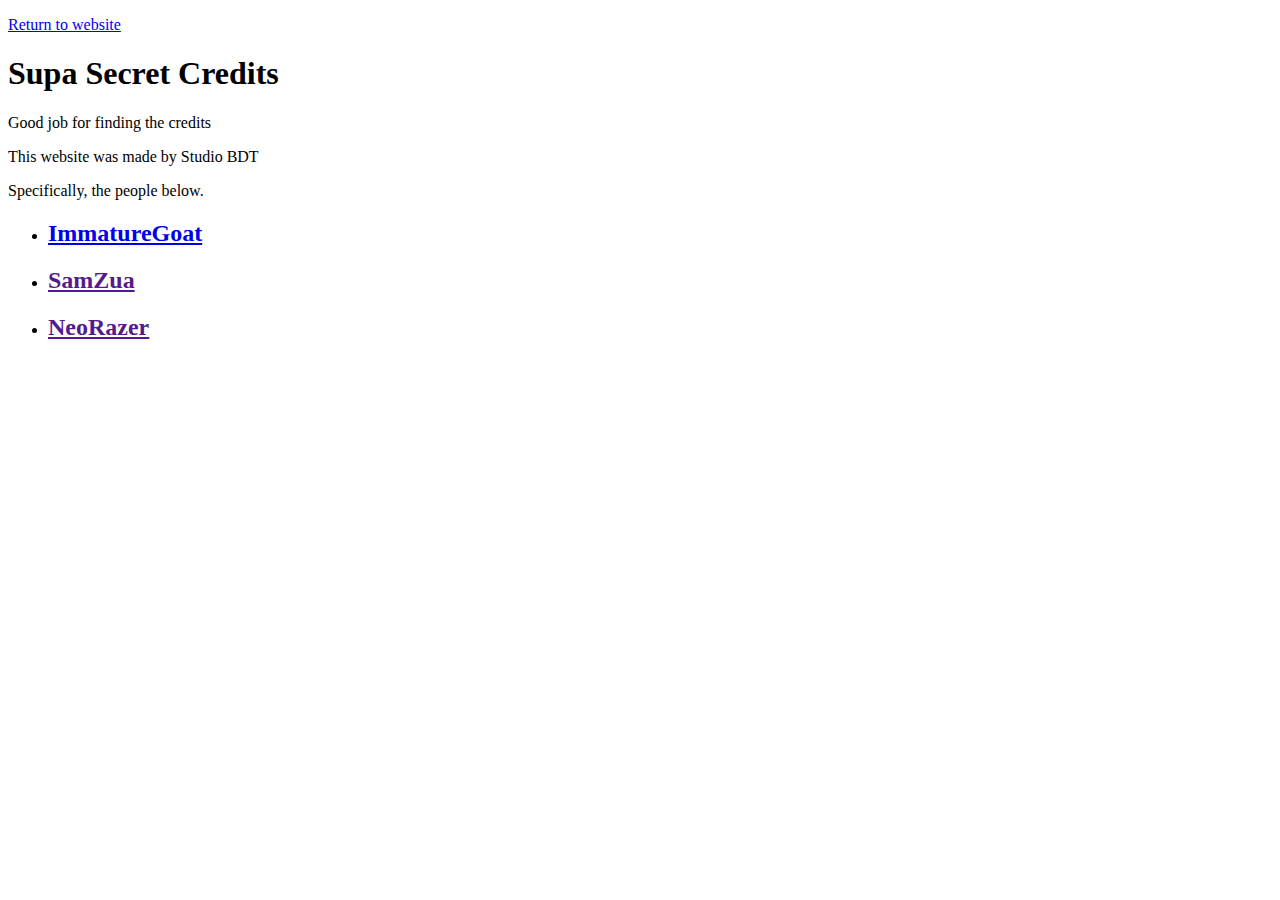
<file: credits.html>
<!DOCTYPE html>
<html lang="en">
<head>
    <meta charset="UTF-8">
    <meta name="viewport" content="width=device-width, initial-scale=1.0">
    <title>supa secret credits</title>
</head>
<body>
    <p><a href="index.html">Return to website</a></p>
    <h1>Supa Secret Credits</h1>
    <p>Good job for finding the credits</p>
    <p>This website was made by Studio BDT</p>
    <p>Specifically, the people below.</p>
    <ul>
        <!-- guys link ur the website you want here like github or smth idk -->
        <li><h2><a href="octaviustheking.github.io/immaturegoat">ImmatureGoat</a></h2></li>
        <li><h2><a href="">SamZua</a></h2></li>
        <li><h2><a href="">NeoRazer</a></h2></li>
    </ul>
</body>
</html>
</file>
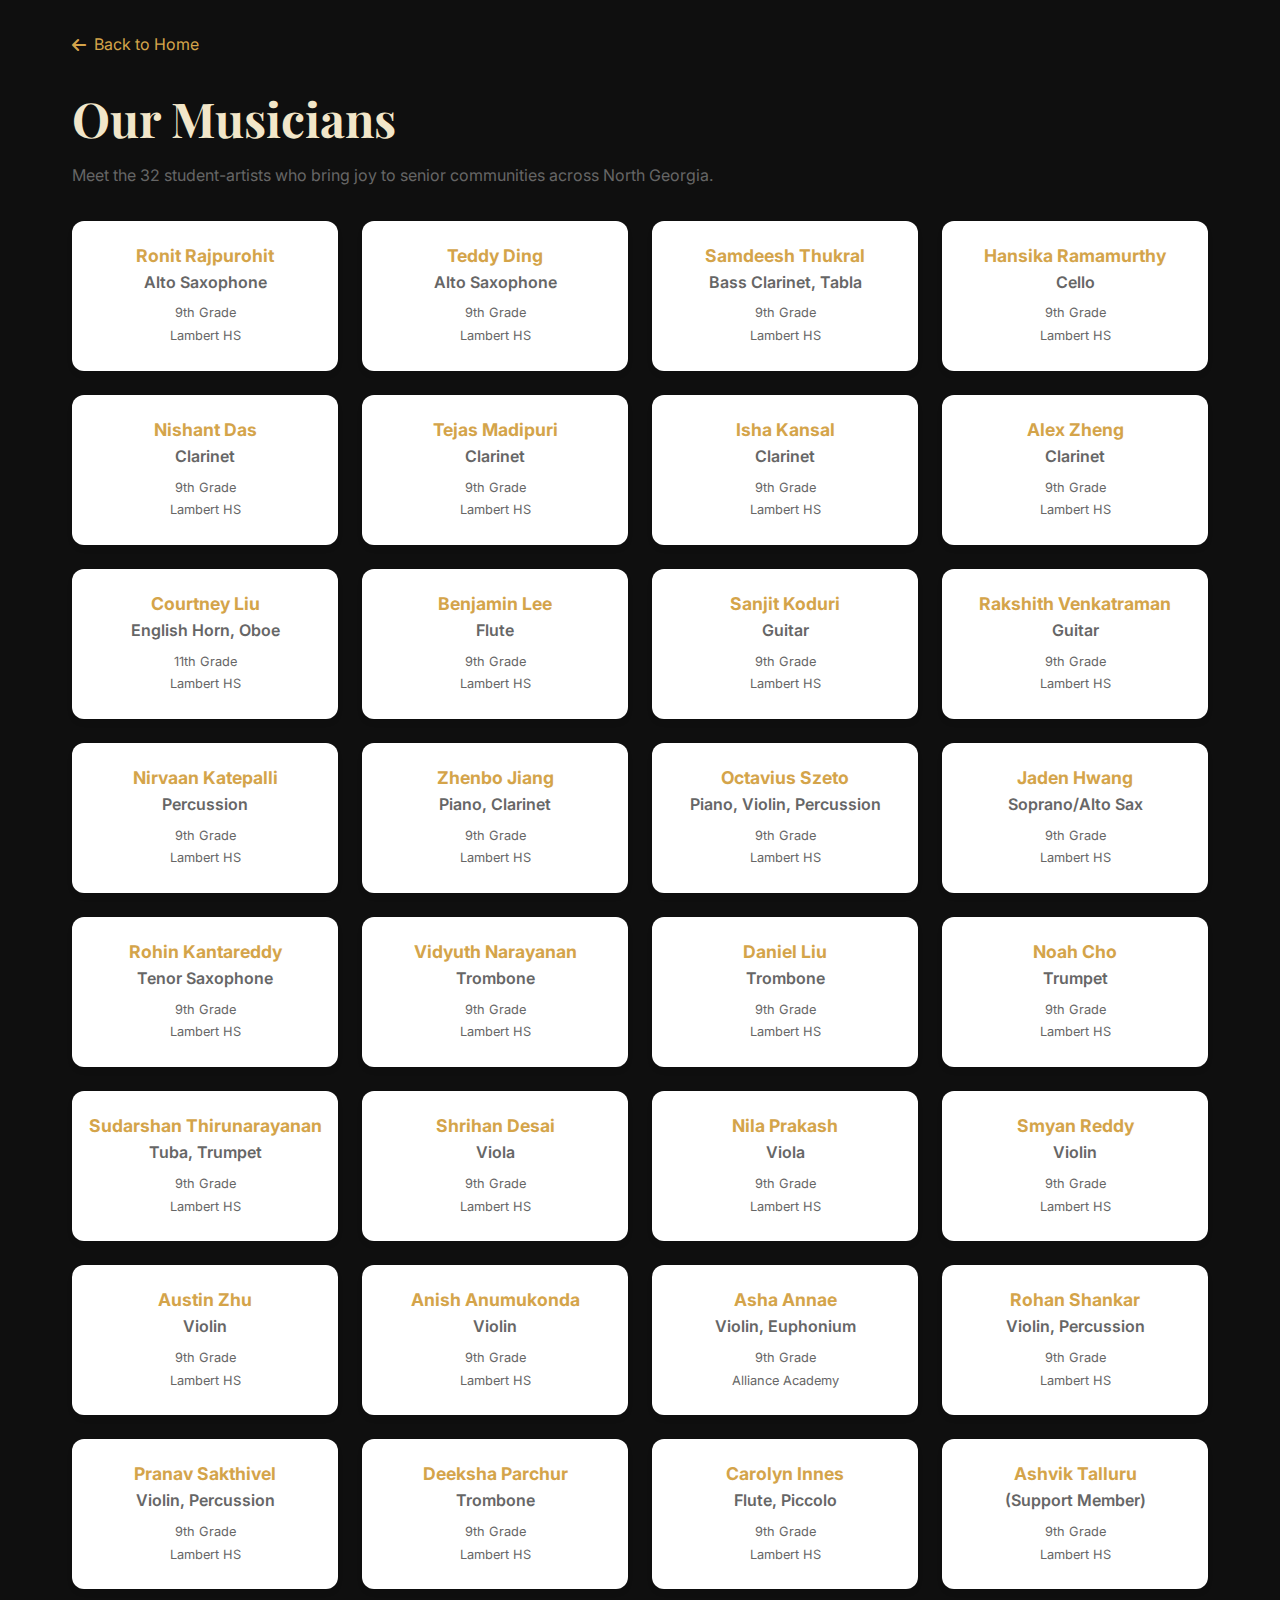
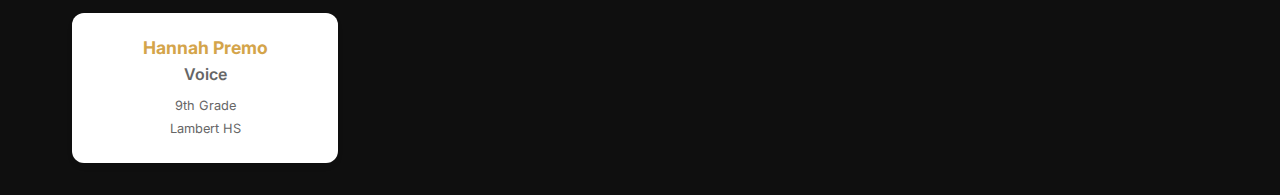
<file: musicians.html>
<!DOCTYPE html>
<html lang="en">
<head>
  <meta charset="UTF-8">
  <meta name="viewport" content="width=device-width, initial-scale=1.0">
  <title>Our Musicians | Crescendo</title>
  <link rel="stylesheet" href="style.css">
  <link href="https://fonts.googleapis.com/css2?family=Inter:wght@400;500;600;700&family=Playfair+Display:wght@700&display=swap" rel="stylesheet">
  <link rel="stylesheet" href="https://cdnjs.cloudflare.com/ajax/libs/font-awesome/6.4.0/css/all.min.css">
  <style>/* mini overrides so it matches your site */
    :root{--primary-red:#D4A44A;--accent-orange:#666;--bg-light:#0F0F0F;}
    body{background:var(--bg-light);font-family:'Inter',sans-serif;color:#1a1a1a;}
    .container{max-width:1200px;margin:0 auto;padding:2rem;}
    h1{font-family:'Playfair Display',serif;font-size:3rem;margin-bottom:1rem;color:var(--primary-red);}
    .musician-grid{display:grid;grid-template-columns:repeat(auto-fit,minmax(220px,1fr));gap:1.5rem;margin-top:2rem;}
    .musician-card{background:#fff;border-radius:12px;padding:1.5rem 1rem;text-align:center;box-shadow:0 4px 6px -1px rgba(0,0,0,.1);}
    .musician-card h3{color:var(--primary-red);font-size:1.1rem;margin-bottom:.25rem;}
    .musician-card p{color:var(--accent-orange);font-weight:600;margin-bottom:.5rem;}
    .grade,.school{display:block;font-size:.8rem;color:#666;}
    .back-btn{display:inline-flex;align-items:center;gap:.5rem;margin-bottom:2rem;color:var(--primary-red);}
  </style>
</head>
<body>
  <div class="container">
    <a href="index.html" class="back-btn"><i class="fas fa-arrow-left"></i> Back to Home</a>
    <h1 style="color: #F2E6C9;">Our Musicians</h1>
    <p>Meet the 32 student-artists who bring joy to senior communities across North Georgia.</p>

    <div class="musician-grid">
      <!-- generator kept for brevity -->
      <div class="musician-card"><h3>Ronit Rajpurohit</h3><p>Alto Saxophone</p><span class="grade">9th Grade</span><span class="school">Lambert HS</span></div>
      <div class="musician-card"><h3>Teddy Ding</h3><p>Alto Saxophone</p><span class="grade">9th Grade</span><span class="school">Lambert HS</span></div>
      <div class="musician-card"><h3>Samdeesh Thukral</h3><p>Bass Clarinet, Tabla</p><span class="grade">9th Grade</span><span class="school">Lambert HS</span></div>
      <div class="musician-card"><h3>Hansika Ramamurthy</h3><p>Cello</p><span class="grade">9th Grade</span><span class="school">Lambert HS</span></div>
      <div class="musician-card"><h3>Nishant Das</h3><p>Clarinet</p><span class="grade">9th Grade</span><span class="school">Lambert HS</span></div>
      <div class="musician-card"><h3>Tejas Madipuri</h3><p>Clarinet</p><span class="grade">9th Grade</span><span class="school">Lambert HS</span></div>
      <div class="musician-card"><h3>Isha Kansal</h3><p>Clarinet</p><span class="grade">9th Grade</span><span class="school">Lambert HS</span></div>
      <div class="musician-card"><h3>Alex Zheng</h3><p>Clarinet</p><span class="grade">9th Grade</span><span class="school">Lambert HS</span></div>
      <div class="musician-card"><h3>Courtney Liu</h3><p>English Horn, Oboe</p><span class="grade">11th Grade</span><span class="school">Lambert HS</span></div>
      <div class="musician-card"><h3>Benjamin Lee</h3><p>Flute</p><span class="grade">9th Grade</span><span class="school">Lambert HS</span></div>
      <div class="musician-card"><h3>Sanjit Koduri</h3><p>Guitar</p><span class="grade">9th Grade</span><span class="school">Lambert HS</span></div>
      <div class="musician-card"><h3>Rakshith Venkatraman</h3><p>Guitar</p><span class="grade">9th Grade</span><span class="school">Lambert HS</span></div>
      <div class="musician-card"><h3>Nirvaan Katepalli</h3><p>Percussion</p><span class="grade">9th Grade</span><span class="school">Lambert HS</span></div>
      <div class="musician-card"><h3>Zhenbo Jiang</h3><p>Piano, Clarinet</p><span class="grade">9th Grade</span><span class="school">Lambert HS</span></div>
      <div class="musician-card"><h3>Octavius Szeto</h3><p>Piano, Violin, Percussion</p><span class="grade">9th Grade</span><span class="school">Lambert HS</span></div>
      <div class="musician-card"><h3>Jaden Hwang</h3><p>Soprano/Alto Sax</p><span class="grade">9th Grade</span><span class="school">Lambert HS</span></div>
      <div class="musician-card"><h3>Rohin Kantareddy</h3><p>Tenor Saxophone</p><span class="grade">9th Grade</span><span class="school">Lambert HS</span></div>
      <div class="musician-card"><h3>Vidyuth Narayanan</h3><p>Trombone</p><span class="grade">9th Grade</span><span class="school">Lambert HS</span></div>
      <div class="musician-card"><h3>Daniel Liu</h3><p>Trombone</p><span class="grade">9th Grade</span><span class="school">Lambert HS</span></div>
      <div class="musician-card"><h3>Noah Cho</h3><p>Trumpet</p><span class="grade">9th Grade</span><span class="school">Lambert HS</span></div>
      <div class="musician-card"><h3>Sudarshan Thirunarayanan</h3><p>Tuba, Trumpet</p><span class="grade">9th Grade</span><span class="school">Lambert HS</span></div>
      <div class="musician-card"><h3>Shrihan Desai</h3><p>Viola</p><span class="grade">9th Grade</span><span class="school">Lambert HS</span></div>
      <div class="musician-card"><h3>Nila Prakash</h3><p>Viola</p><span class="grade">9th Grade</span><span class="school">Lambert HS</span></div>
      <div class="musician-card"><h3>Smyan Reddy</h3><p>Violin</p><span class="grade">9th Grade</span><span class="school">Lambert HS</span></div>
      <div class="musician-card"><h3>Austin Zhu</h3><p>Violin</p><span class="grade">9th Grade</span><span class="school">Lambert HS</span></div>
      <div class="musician-card"><h3>Anish Anumukonda</h3><p>Violin</p><span class="grade">9th Grade</span><span class="school">Lambert HS</span></div>
      <div class="musician-card"><h3>Asha Annae</h3><p>Violin, Euphonium</p><span class="grade">9th Grade</span><span class="school">Alliance Academy</span></div>
      <div class="musician-card"><h3>Rohan Shankar</h3><p>Violin, Percussion</p><span class="grade">9th Grade</span><span class="school">Lambert HS</span></div>
      <div class="musician-card"><h3>Pranav Sakthivel</h3><p>Violin, Percussion</p><span class="grade">9th Grade</span><span class="school">Lambert HS</span></div>
      <div class="musician-card"><h3>Deeksha Parchur</h3><p>Trombone</p><span class="grade">9th Grade</span><span class="school">Lambert HS</span></div>
      <div class="musician-card"><h3>Carolyn Innes</h3><p>Flute, Piccolo</p><span class="grade">9th Grade</span><span class="school">Lambert HS</span></div>
      <div class="musician-card"><h3>Ashvik Talluru</h3><p>(Support Member)</p><span class="grade">9th Grade</span><span class="school">Lambert HS</span></div>
      <div class="musician-card"><h3>Hannah Premo</h3><p>Voice</p><span class="grade">9th Grade</span><span class="school">Lambert HS</span></div>
    </div>
  </div>
</body>
</html>
</file>
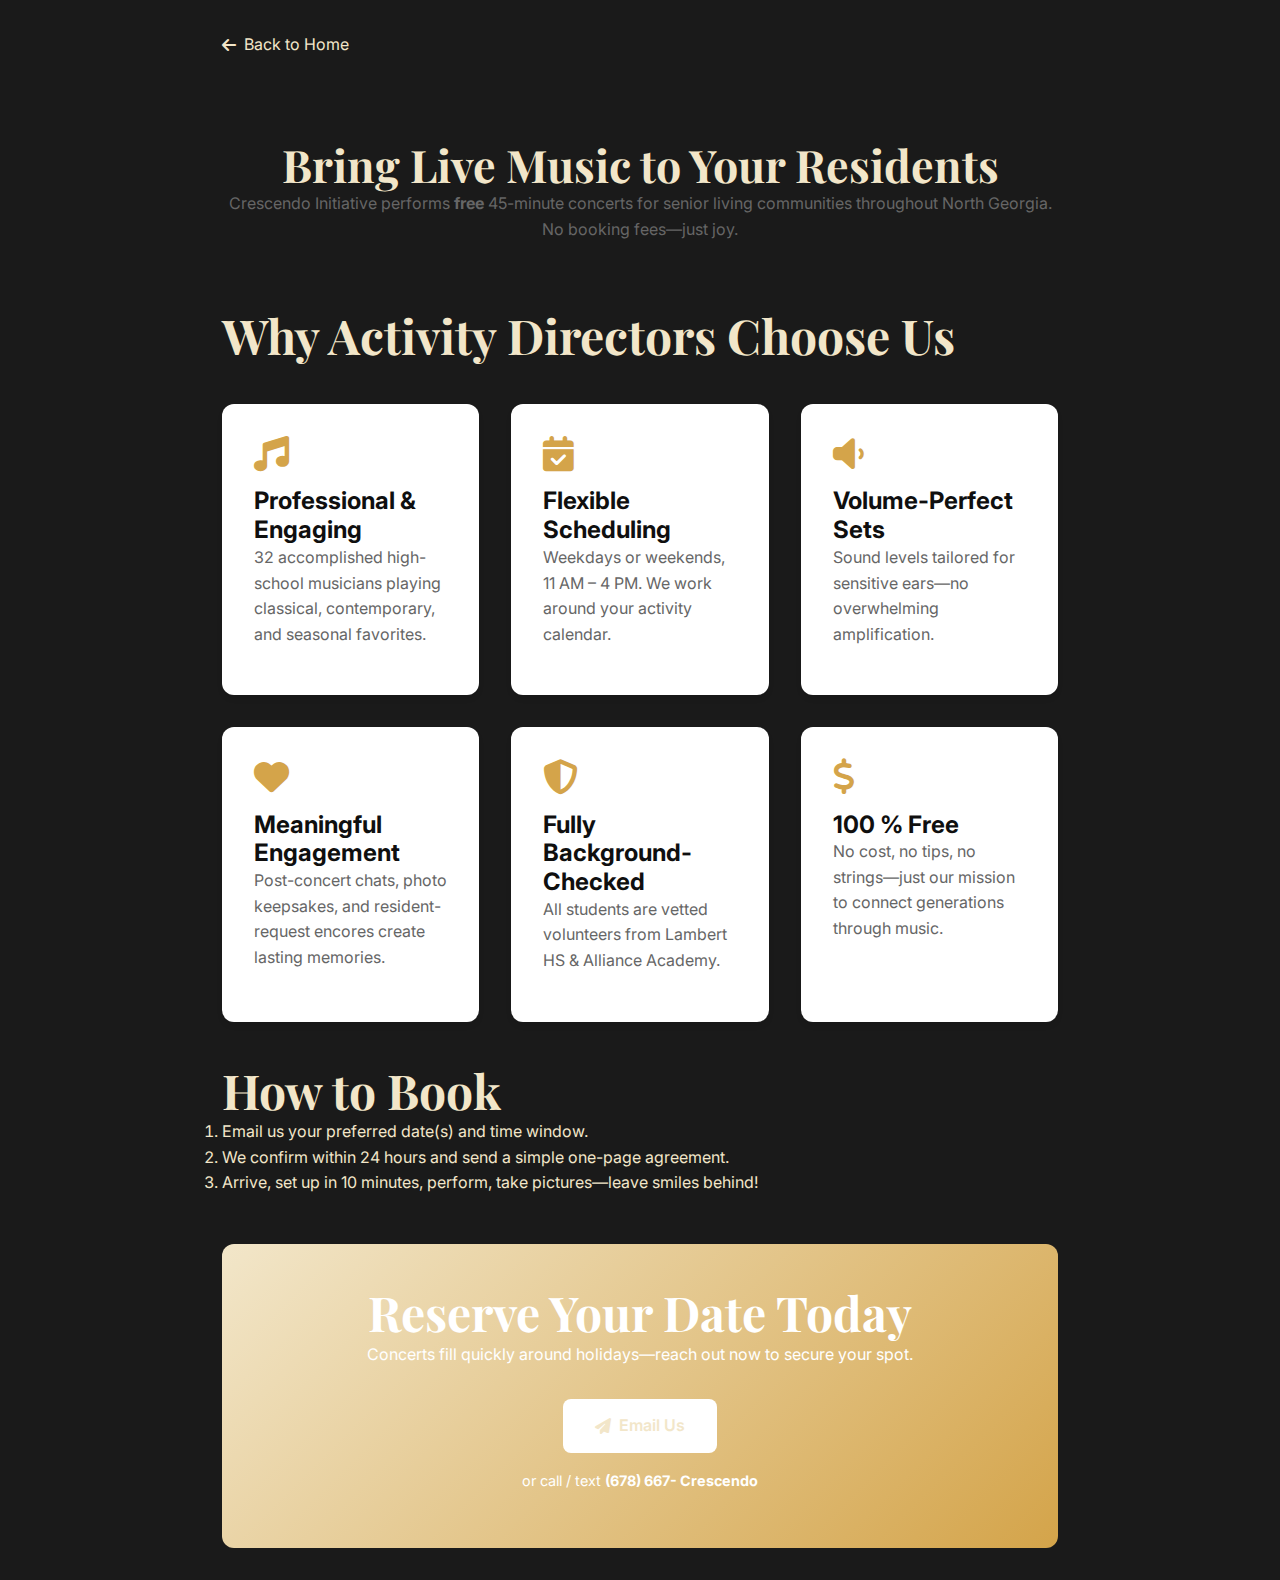
<file: senior-homes.html>
<!DOCTYPE html>
<html lang="en">
<head>
  <meta charset="UTF-8">
  <meta name="viewport" content="width=device-width, initial-scale=1.0">
  <title>Book Live Music | Crescendo Initiative</title>
  <meta name="description" content="Free live concerts for Georgia senior living communities. Book talented high-school musicians for an afternoon of joy.">
  <link rel="stylesheet" href="style.css">
  <link href="https://fonts.googleapis.com/css2?family=Inter:wght@400;500;600;700&family=Playfair+Display:wght@700&display=swap" rel="stylesheet">
  <link rel="stylesheet" href="https://cdnjs.cloudflare.com/ajax/libs/font-awesome/6.4.0/css/all.min.css">
  <style>
    :root{--primary-red:#F2E6C9;--accent-orange:#D4A44A;--bg-light:#f8fafc;}
    body{background:var(--bg-light);font-family:'Inter',sans-serif;color:#0F0F0F;}
    .container{max-width:900px;margin:0 auto;padding:2rem;}
    h1{font-family:'Playfair Display',serif;font-size:2.8rem;color:var(--primary-red);}
    .hero-homes{text-align:center;padding:3rem 0;}
    .features{display:grid;grid-template-columns:repeat(auto-fit,minmax(250px,1fr));gap:2rem;margin:2.5rem 0;}
    .feature-card{background:#fff;border-radius:12px;padding:2rem;box-shadow:0 4px 6px -1px rgba(0,0,0,.1);}
    .feature-card i{font-size:2.2rem;color:var(--accent-orange);margin-bottom:1rem;}
    .cta-box{background:var(--gradient);color:#fff;border-radius:12px;padding:2.5rem;text-align:center;margin-top:3rem;}
    .btn-contact{background:#fff;color:var(--primary-red);padding:.875rem 2rem;border-radius:8px;font-weight:600;display:inline-flex;align-items:center;gap:.5rem;transition:.3s;}
    .btn-contact:hover{transform:translateY(-2px);}
    .back-btn{display:inline-flex;align-items:center;gap:.5rem;margin-bottom:2rem;color:var(--primary-red);}
    .gradient{background:linear-gradient(135deg,var(--primary-red) 0%,var(--accent-orange) 100%);}
  </style>
</head>
<body style="background-color: #1a1a1a;">
  <div class="container">
    <a href="index.html" class="back-btn"><i class="fas fa-arrow-left"></i> Back to Home</a>

    <section class="hero-homes">
      <h1>Bring Live Music to Your Residents</h1>
      <p>Crescendo Initiative performs <strong>free</strong> 45-minute concerts for senior living communities throughout North Georgia.  No booking fees—just joy.</p>
    </section>

    <section class="why-book">
      <h2 style="color: #F2E6C9">Why Activity Directors Choose Us</h2>
      <div class="features">
        <div class="feature-card">
          <i class="fas fa-music"></i>
          <h3>Professional & Engaging</h3>
          <p>32 accomplished high-school musicians playing classical, contemporary, and seasonal favorites.</p>
        </div>
        <div class="feature-card">
          <i class="fas fa-calendar-check"></i>
          <h3>Flexible Scheduling</h3>
          <p>Weekdays or weekends, 11 AM – 4 PM.  We work around your activity calendar.</p>
        </div>
        <div class="feature-card">
          <i class="fas fa-volume-down"></i>
          <h3>Volume-Perfect Sets</h3>
          <p>Sound levels tailored for sensitive ears—no overwhelming amplification.</p>
        </div>
        <div class="feature-card">
          <i class="fas fa-heart"></i>
          <h3>Meaningful Engagement</h3>
          <p>Post-concert chats, photo keepsakes, and resident-request encores create lasting memories.</p>
        </div>
        <div class="feature-card">
          <i class="fas fa-shield-alt"></i>
          <h3>Fully Background-Checked</h3>
          <p>All students are vetted volunteers from Lambert HS & Alliance Academy.</p>
        </div>
        <div class="feature-card">
          <i class="fas fa-dollar-sign"></i>
          <h3>100 % Free</h3>
          <p>No cost, no tips, no strings—just our mission to connect generations through music.</p>
        </div>
      </div>
    </section>

    <section class="next-steps" style="color: #F2E6C9;">
      <h2>How to Book</h2>
      <ol>
        <li>Email us your preferred date(s) and time window.</li>
        <li>We confirm within 24 hours and send a simple one-page agreement.</li>
        <li>Arrive, set up in 10 minutes, perform, take pictures—leave smiles behind!</li>
      </ol>
    </section>

    <div class="cta-box gradient">
      <h2>Reserve Your Date Today</h2>
      <p style="color: white;">Concerts fill quickly around holidays—reach out now to secure your spot.</p>
      <a href="mailto:crescendoinitiativesuwanee@gmail.com?subject=Book a Free Concert" class="btn-contact">
        <i class="fas fa-paper-plane"></i> Email Us
      </a>
      <p style="margin-top:1rem;font-size:.9rem; color: white;">or call / text <strong>(678) 667- Crescendo</strong></p>
    </div>
  </div>
</body>
</html>
</file>
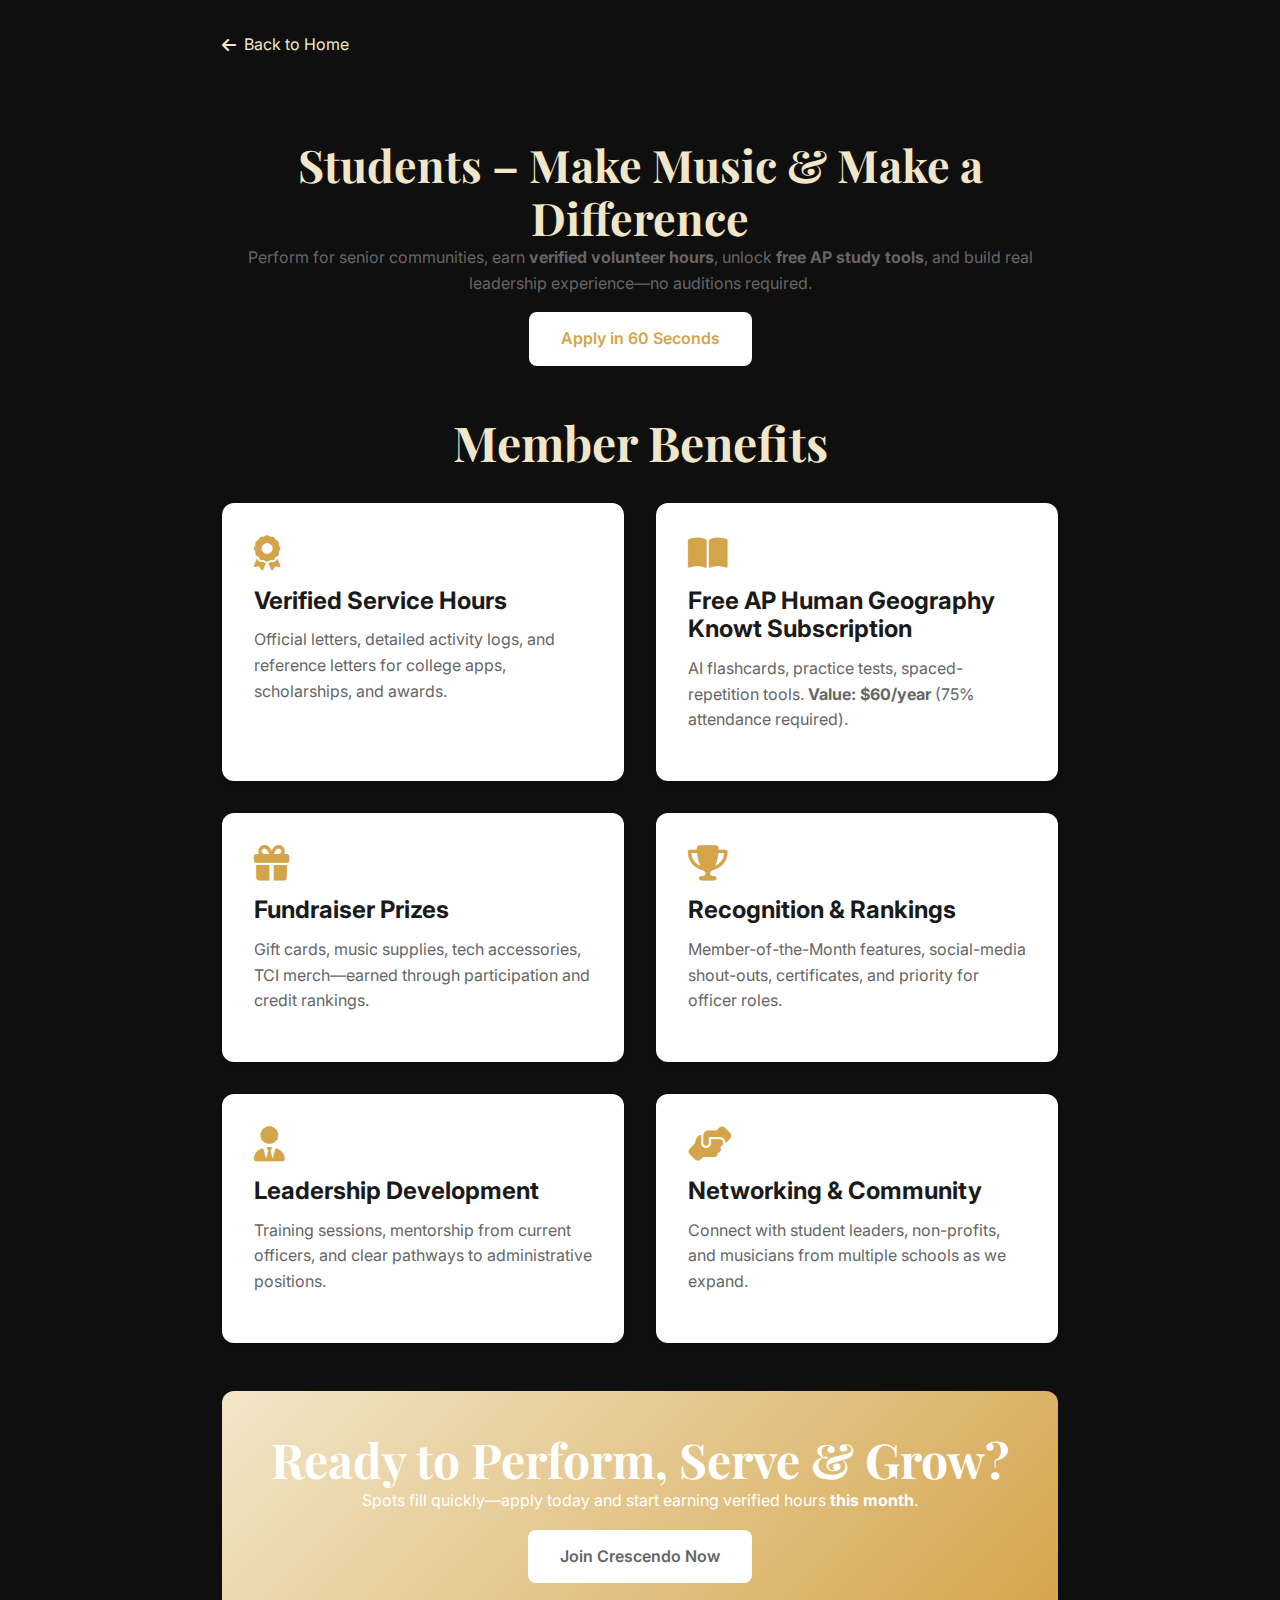
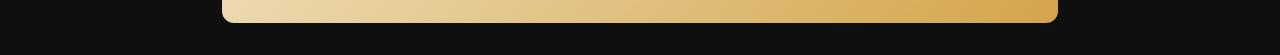
<file: students.html>
<!DOCTYPE html>
<html lang="en">
<head>
  <meta charset="UTF-8">
  <meta name="viewport" content="width=device-width, initial-scale=1.0">
  <title>Students – Join Crescendo | Free Service Hours & More</title>
  <meta name="description" content="Earn verified volunteer hours, leadership experience, free AP study tools, and prizes while making a real difference in Georgia senior communities.">
  <link rel="stylesheet" href="style.css">
  <link href="https://fonts.googleapis.com/css2?family=Inter:wght@400;500;600;700&family=Playfair+Display:wght@700&display=swap" rel="stylesheet">
  <link rel="stylesheet" href="https://cdnjs.cloudflare.com/ajax/libs/font-awesome/6.4.0/css/all.min.css">
  <style>
    :root{--primary-red:#F2E6C9; --accent-orange:#D4A44A; --bg-light:#0F0F0F;}
    body{background:var(--bg-light);font-family:'Inter',sans-serif;color:#1a1a1a;}
    .container{max-width:900px;margin:0 auto;padding:2rem;}
    h1{font-family:'Playfair Display',serif;font-size:2.8rem;color:var(--primary-red);}
    .hero-student{text-align:center;padding:3rem 0;}
    .benefit-grid{display:grid;grid-template-columns:repeat(auto-fit,minmax(260px,1fr));gap:2rem;margin-top:2rem;}
    .benefit-card{background:#fff;border-radius:12px;padding:2rem;box-shadow:0 4px 6px -1px rgba(0,0,0,.1);}
    .benefit-card i{font-size:2.2rem;color:var(--accent-orange);margin-bottom:1rem;}
    .benefit-card h3{color:var(--primary-red);margin-bottom:.75rem;}
    .cta-box{background:var(--gradient);color:#fff;border-radius:12px;padding:2.5rem;text-align:center;margin-top:3rem;}
    .btn-cta-primary{background:#fff;color:var(--primary-red);padding:.875rem 2rem;border-radius:8px;font-weight:600;display:inline-flex;align-items:center;gap:.5rem;transition:.3s;}
    .btn-cta-primary:hover{transform:translateY(-2px);}
    .back-btn{display:inline-flex;align-items:center;gap:.5rem;margin-bottom:2rem;color:var(--primary-red);}
    .gradient{background:linear-gradient(135deg,var(--primary-red) 0%,var(--accent-orange) 100%);}
  </style>
</head>
<body>
  <div class="container">
    <a href="index.html" class="back-btn"><i class="fas fa-arrow-left"></i> Back to Home</a>

    <section class="hero-student">
      <h1>Students – Make Music & Make a Difference</h1>
      <p>Perform for senior communities, earn <strong>verified volunteer hours</strong>, unlock <strong>free AP study tools</strong>, and build real leadership experience—no auditions required.</p>
      <a href="https://docs.google.com/forms/d/e/1FAIpQLSd6Xfv5qv4L3oTVNBPDVMf8IW5ibM_KeeHw91f5zVq6A-N52Q/viewform" target="_blank" class="btn-cta-primary" style="color: #D4A44A;">Apply in 60 Seconds</a>
    </section>

    <section class="benefits" >
      <h2 style="text-align:center; margin-bottom:.5rem; color: #F2E6C9";">Member Benefits</h2>
      <div class="benefit-grid">
        <div class="benefit-card">
          <i class="fas fa-award"></i>
          <h3 style="color: #1a1a1a;">Verified Service Hours</h3>
          <p>Official letters, detailed activity logs, and reference letters for college apps, scholarships, and awards.</p>
        </div>
        <div class="benefit-card">
          <i class="fas fa-book-open"></i>
          <h3 style="color: #1a1a1a;">Free AP Human Geography Knowt Subscription</h3>
          <p>AI flashcards, practice tests, spaced-repetition tools. <strong>Value: $60/year</strong> (75% attendance required).</p>
        </div>
        <div class="benefit-card">
          <i class="fas fa-gift"></i>
          <h3 style="color: #1a1a1a;">Fundraiser Prizes</h3>
          <p>Gift cards, music supplies, tech accessories, TCI merch—earned through participation and credit rankings.</p>
        </div>
        <div class="benefit-card">
          <i class="fas fa-trophy"></i>
          <h3 style="color: #1a1a1a;">Recognition & Rankings</h3>
          <p>Member-of-the-Month features, social-media shout-outs, certificates, and priority for officer roles.</p>
        </div>
        <div class="benefit-card">
          <i class="fas fa-user-tie"></i>
          <h3 style="color: #1a1a1a;">Leadership Development</h3>
          <p>Training sessions, mentorship from current officers, and clear pathways to administrative positions.</p>
        </div>
        <div class="benefit-card">
          <i class="fas fa-handshake-angle"></i>
          <h3 style="color: #1a1a1a;">Networking & Community</h3>
          <p>Connect with student leaders, non-profits, and musicians from multiple schools as we expand.</p>
        </div>
      </div>
    </section>

    <div class="cta-box gradient">
      <h2>Ready to Perform, Serve & Grow?</h2>
      <p style="color: white;">Spots fill quickly—apply today and start earning verified hours <strong>this month</strong>.</p>
      <a href="https://docs.google.com/forms/d/e/1FAIpQLSd6Xfv5qv4L3oTVNBPDVMf8IW5ibM_KeeHw91f5zVq6A-N52Q/viewform" target="_blank" style="color: #666;" class="btn-cta-primary">Join Crescendo Now</a>
    </div>
  </div>
</body>
</html>
</file>
<file: style.css>
/* ==========================================
   Crescendo Initiative - Connecting Through Music
   Complete CSS Stylesheet with Logo Colors
   ========================================== */

:root {
    --primary-red: #A55150;
    /* idk why I can't find the primary blues in index.html */
    --primary-blue: #A55150;
    --accent-orange: #F0D589;
    --text-dark: #1a1a1a;
    --text-light: #666;
    --bg-light: #f8fafc;
    --bg-white: #ffffff;
    --border-light: #e2e8f0;
    --shadow: 0 4px 6px -1px rgba(0, 0, 0, 0.1);
    --shadow-lg: 0 10px 15px -3px rgba(0, 0, 0, 0.1);
    --gradient: linear-gradient(135deg, var(--primary-blue) 0%, var(--accent-orange) 100%);
    --font-display: 'Playfair Display', serif;
    --font-body: 'Inter', sans-serif;
    --nav-height: 80px; /* height of fixed navbar used for anchor offset */
}

* {
    margin: 0;
    padding: 0;
    box-sizing: border-box;
}

html {
    scroll-behavior: smooth;
}

body {
    font-family: var(--font-body);
    line-height: 1.6;
    color: var(--text-dark);
    overflow-x: hidden;
}

.container {
    max-width: 1200px;
    margin: 0 auto;
    padding: 0 2rem;
}

h1, h2, h3, h4 {
    font-weight: 700;
    line-height: 1.2;
}

h1 { 
    font-family: var(--font-display);
    font-size: clamp(3rem, 6vw, 5rem); 
}
h2 { 
    font-family: var(--font-display);
    font-size: clamp(2rem, 4vw, 3rem); 
}
h3 { font-size: 1.5rem; }
h4 { font-size: 1.25rem; }

p {
    margin-bottom: 1rem;
    color: var(--text-light);
}

a {
    text-decoration: none;
    color: inherit;
    transition: all 0.3s ease;
}

/* Buttons */
.btn-primary, .btn-hero-primary, .btn-cta-primary, .btn-video, .btn-contact {
    display: inline-block;
    padding: 0.875rem 2rem;
    background: var(--gradient);
    color: white;
    border: none;
    border-radius: 8px;
    font-weight: 600;
    cursor: pointer;
    transition: transform 0.2s, box-shadow 0.2s;
}

.btn-primary:hover, .btn-hero-primary:hover, .btn-cta-primary:hover, .btn-video:hover, .btn-contact:hover {
    transform: translateY(-2px);
    box-shadow: var(--shadow-lg);
}

.btn-secondary, .btn-hero-secondary, .btn-cta-secondary {
    display: inline-block;
    padding: 0.875rem 2rem;
    background: transparent;
    color: var(--primary-blue);
    border: 2px solid var(--primary-blue);
    border-radius: 8px;
    font-weight: 600;
    cursor: pointer;
    transition: all 0.3s ease;
}

.btn-secondary:hover, .btn-hero-secondary:hover, .btn-cta-secondary:hover {
    background: var(--primary-blue);
    color: white;
}

/* Navigation */
.navbar {
    position: fixed;
    top: 0;
    width: 100%;
    background: rgba(255, 255, 255, 0.95);
    backdrop-filter: blur(10px);
    border-bottom: 1px solid var(--border-light);
    z-index: 1000;
    transition: all 0.3s ease;
}

.navbar.scrolled {
    box-shadow: var(--shadow);
}

/* Ensure anchored sections are scrolled into view below the fixed navbar
   so section headings are not covered. Adjust --nav-height if navbar size changes. */
section {
    scroll-margin-top: calc(var(--nav-height));
}

/* Slightly smaller offset on narrow screens (mobile) where navbar is shorter */
@media (max-width: 768px) {
    :root { --nav-height: 70px; }
}

.navbar .container {
    display: flex;
    justify-content: space-between;
    align-items: center;
    padding: 1rem 2rem;
}

.nav-brand a {
    display: flex;
    align-items: center;
    gap: 0.75rem;
}

.logo-img {
    width: 50px;
    height: 50px;
    border-radius: 50%;
    object-fit: cover;
}

.logo-text {
    display: flex;
    flex-direction: column;
}

.logo-main {
    font-family: var(--font-display);
    font-size: 1.8rem;
    font-weight: 700;
    color: var(--primary-blue);
    line-height: 1;
}

.logo-sub {
    font-size: 0.75rem;
    color: var(--text-light);
    letter-spacing: 0.5px;
}

.nav-menu {
    display: flex;
    list-style: none;
    gap: 2rem;
    align-items: center;
}

.nav-menu a {
    font-weight: 500;
    color: var(--text-dark);
    position: relative;
    font-size: 0.95rem;
}

.nav-menu a:hover {
    color: var(--primary-blue);
}

.nav-menu a::after {
    content: '';
    position: absolute;
    bottom: -5px;
    left: 0;
    width: 0;
    height: 2px;
    background: var(--primary-blue);
    transition: width 0.3s ease;
}

.nav-menu a:hover::after {
    width: 100%;
}

.hamburger {
    display: none;
    flex-direction: column;
    cursor: pointer;
    gap: 4px;
}

.hamburger span {
    width: 25px;
    height: 3px;
    background: var(--text-dark);
    transition: all 0.3s ease;
}

/* Hero Section */
.hero {
    min-height: 100vh;
    display: flex;
    align-items: center;
    position: relative;
    background: var(--bg-light);
    overflow: hidden;
}

.hero-gradient {
    position: absolute;
    top: 0;
    right: 0;
    width: 50%;
    height: 100%;
    background: var(--gradient);
    opacity: 0.1;
    transform: skewX(-15deg);
    transform-origin: top right;
}

.hero-content {
    position: relative;
    z-index: 1;
    max-width: 700px;
    text-align: center;
    margin: 0 auto;
}

.hero-logo {
    margin-top: 150px;
    width: 120px;
    height: 120px;
    border-radius: 50%;
    object-fit: cover;
    margin-bottom: 2rem;
    box-shadow: var(--shadow-lg);
}

.hero-title {
    margin-bottom: 1.5rem;
    background: var(--gradient);
    -webkit-background-clip: text;
    -webkit-text-fill-color: transparent;
    background-clip: text;
    font-family: var(--font-display);
}

.hero-subtitle {
    font-size: 1.25rem;
    margin-bottom: 2rem;
    color: var(--text-light);
    max-width: 600px;
    margin-left: auto;
    margin-right: auto;
}

.hero-stats {
    display: flex;
    gap: 3rem;
    margin-top: 3rem;
    margin-left: auto;
    justify-content: center;
    margin-bottom: 100px;
}

.stat-item {
    display: flex;
    flex-direction: column;
    align-items: center;
}

.stat-number {
    font-size: 3rem;
    font-weight: 800;
    color: var(--primary-blue);
    font-family: var(--font-display);
}

.stat-label {
    font-size: 0.9rem;
    color: var(--text-light);
}

.scroll-indicator {
    position: absolute;
    bottom: 2rem;
    left: 50%;
    transform: translateX(-50%);
    animation: bounce 2s infinite;
    color: var(--text-light);
}

@keyframes bounce {
    0%, 20%, 50%, 80%, 100% { transform: translateX(-50%) translateY(0); }
    40% { transform: translateX(-50%) translateY(-10px); }
    60% { transform: translateX(-50%) translateY(-5px); }
}

/* About Section */
.about {
    padding: 5rem 0;
    background: var(--bg-white);
}

.about-content {
    max-width: 800px;
    margin: 0 auto;
    text-align: center;
}

.founder-section {
    display: grid;
    grid-template-columns: 200px 1fr;
    gap: 2rem;
    align-items: start;
    margin-bottom: 3rem;
}

.founder-photo {
    width: 200px;
    height: 200px;
    border-radius: 50%;
    object-fit: cover;
    box-shadow: var(--shadow-lg);
}

.founder-quote {
    background: var(--bg-light);
    padding: 2.5rem;
    border-radius: 12px;
    border-left: 4px solid var(--accent-orange);
    text-align: left;
}

.founder-quote p {
    font-size: 1.25rem;
    font-style: italic;
    color: var(--text-dark);
    margin-bottom: 1rem;
    line-height: 1.6;
}

.founder-quote cite {
    font-weight: 600;
    color: var(--primary-blue);
}

.mission-statement {
    margin-bottom: 3rem;
}

.mission-statement h3 {
    color: var(--primary-blue);
    margin-bottom: 1rem;
}

.testimonial {
    background: var(--bg-light);
    padding: 2rem;
    border-radius: 12px;
    border-left: 4px solid var(--accent-orange);
}

.testimonial blockquote {
    margin: 0;
}

.testimonial p {
    font-style: italic;
    font-size: 1.1rem;
    margin-bottom: 1rem;
}

.testimonial cite {
    font-weight: 600;
    color: var(--primary-blue);
}

/* Performances Section */
.performances {
    padding: 5rem 0;
    background: var(--bg-light);
}

.performance-grid {
    display: grid;
    grid-template-columns: repeat(auto-fit, minmax(350px, 1fr));
    gap: 2rem;
    margin-top: 3rem;
}

.performance-card {
    background: white;
    padding: 2rem;
    border-radius: 12px;
    box-shadow: var(--shadow);
    transition: transform 0.3s, box-shadow 0.3s;
    border-left: 4px solid var(--accent-orange);
}

.performance-card:hover {
    transform: translateY(-5px);
    box-shadow: var(--shadow-lg);
}

.performance-date {
    background: var(--gradient);
    color: white;
    padding: 0.5rem 1rem;
    border-radius: 20px;
    font-size: 0.9rem;
    font-weight: 600;
    display: inline-block;
    margin-bottom: 1rem;
}

.performance-card h3 {
    color: var(--primary-blue);
    margin-bottom: 1rem;
}

.performance-details {
    display: grid;
    gap: 0.75rem;
    margin: 1.5rem 0;
}

.detail-item {
    display: flex;
    align-items: center;
    gap: 0.5rem;
    color: var(--text-light);
    font-size: 0.9rem;
}

.detail-item i {
    color: var(--accent-orange);
    width: 16px;
}

.performance-images {
    display: grid;
    grid-template-columns: 1fr 1fr;
    gap: 1rem;
    margin-top: 1.5rem;
}

.perf-img {
    width: 100%;
    height: 150px;
    object-fit: cover;
    border-radius: 8px;
    box-shadow: var(--shadow);
}

/* Videos Section */
.videos {
    padding: 5rem 0;
    background: var(--bg-white);
}

.video-grid {
    display: grid;
    grid-template-columns: repeat(auto-fit, minmax(500px, 1fr));
    gap: 3rem;
    margin-top: 3rem;
}

.video-card {
    background: white;
    padding: 2rem;
    border-radius: 12px;
    box-shadow: var(--shadow);
}

.video-card h3 {
    color: var(--primary-blue);
    margin-bottom: 0.5rem;
}

.video-card p {
    color: var(--text-light);
    margin-bottom: 1.5rem;
}

.video-container {
    position: relative;
    padding-bottom: 56.25%; /* 16:9 aspect ratio */
    height: 0;
    overflow: hidden;
    border-radius: 8px;
    margin-bottom: 1.5rem;
}

.performance-video {
    position: absolute;
    top: 0;
    left: 0;
    width: 100%;
    height: 100%;
    object-fit: cover;
}

.video-description {
    font-style: italic;
    color: var(--text-light);
    line-height: 1.6;
}

.additional-media {
    margin-top: 4rem;
    text-align: center;
}

.additional-media h3 {
    color: var(--primary-blue);
    margin-bottom: 2rem;
}

.media-grid {
    display: grid;
    grid-template-columns: repeat(auto-fit, minmax(250px, 1fr));
    gap: 1.5rem;
}

.media-link {
    display: flex;
    align-items: center;
    gap: 1rem;
    padding: 1.5rem;
    background: var(--bg-light);
    border-radius: 8px;
    text-decoration: none;
    color: var(--text-dark);
    transition: all 0.3s ease;
}

.media-link:hover {
    background: var(--primary-blue);
    color: white;
    transform: translateY(-2px);
}

.media-link i {
    font-size: 1.5rem;
    color: var(--accent-orange);
}

.media-link:hover i {
    color: white;
}

/* Calendar Section */
.calendar-section {
    padding: 5rem 0;
    background: var(--bg-light);
}

.calendar-container {
    background: white;
    padding: 2rem;
    border-radius: 12px;
    box-shadow: var(--shadow);
    margin-bottom: 2rem;
}

#calendar {
    max-width: 900px;
    margin: 0 auto;
}

.next-concert {
    background: var(--gradient);
    color: white;
    padding: 2rem;
    border-radius: 12px;
    text-align: center;
}

.next-concert h3 {
    margin-bottom: 1rem;
}

.concert-date {
    font-size: 1.5rem;
    font-weight: 700;
    margin-bottom: 0.5rem;
}

.concert-details h4 {
    margin-bottom: 0.5rem;
}

.concert-time {
    font-size: 1.1rem;
    opacity: 0.9;
}

.concert-stats {
    display: flex;
    gap: 2rem;
    justify-content: center;
    margin-top: 1rem;
}

.concert-stats span {
    display: flex;
    align-items: center;
    gap: 0.5rem;
}

/* Map Section */
.map-section {
    padding: 5rem 0;
    background: var(--bg-white);
}

.map-container {
    background: white;
    padding: 2rem;
    border-radius: 12px;
    box-shadow: var(--shadow);
    margin-bottom: 2rem;
}

.venues-list {
    background: var(--bg-light);
    padding: 2rem;
    border-radius: 12px;
}

.venues-list h3 {
    color: var(--primary-blue);
    margin-bottom: 1.5rem;
}

.venue-grid {
    display: grid;
    grid-template-columns: repeat(auto-fit, minmax(300px, 1fr));
    gap: 1.5rem;
    margin-bottom: 2rem;
}

.venue-item {
    background: white;
    padding: 1.5rem;
    border-radius: 8px;
    box-shadow: var(--shadow);
}

.venue-item h4 {
    color: var(--primary-blue);
    margin-bottom: 0.5rem;
}

.venue-type {
    background: var(--accent-orange);
    color: white;
    padding: 0.25rem 0.75rem;
    border-radius: 15px;
    font-size: 0.8rem;
    font-weight: 600;
    display: inline-block;
    margin-top: 0.5rem;
}

.venue-stats {
    margin-top: 1rem;
}

.venue-stats span {
    display: flex;
    align-items: center;
    gap: 0.5rem;
    color: var(--text-light);
    font-size: 0.9rem;
}

.headquarters-info {
    background: var(--primary-blue);
    color: white;
    padding: 1.5rem;
    border-radius: 8px;
    text-align: center;
}

.headquarters-info h4 {
    margin-bottom: 0.5rem;
}

/* Leadership Section */
.leadership {
    padding: 5rem 0;
    background: var(--bg-light);
}

.leadership-grid {
    display: grid;
    grid-template-columns: repeat(auto-fit, minmax(300px, 1fr));
    gap: 2rem;
    margin-top: 3rem;
}

.leader-card {
    background: white;
    padding: 2rem;
    border-radius: 12px;
    box-shadow: var(--shadow);
    text-align: center;
    transition: transform 0.3s, box-shadow 0.3s;
}

.leader-card:hover {
    transform: translateY(-5px);
    box-shadow: var(--shadow-lg);
}

.leader-card.founder {
    border: 2px solid var(--accent-orange);
}

.leader-avatar {
    width: 100px;
    height: 100px;
    border-radius: 50%;
    margin: 0 auto 1.5rem;
    overflow: hidden;
}

.leader-img {
    width: 100%;
    height: 100%;
    object-fit: cover;
}

.leader-avatar i {
    font-size: 3rem;
    color: white;
    display: flex;
    align-items: center;
    justify-content: center;
    height: 100%;
    background: var(--gradient);
}

.leader-card h3 {
    color: var(--primary-blue);
    margin-bottom: 0.5rem;
}

.leader-title {
    color: var(--accent-orange);
    font-weight: 600;
    margin-bottom: 1rem;
}

.leader-bio {
    color: var(--text-light);
    font-size: 0.9rem;
    line-height: 1.6;
}

/* Contact Section */
.contact {
    padding: 5rem 0;
    background: var(--bg-white);
}

.contact-content {
    display: grid;
    grid-template-columns: 1fr 1fr;
    gap: 4rem;
    max-width: 1000px;
    margin: 0 auto;
}

.contact-info h3,
.contact-form h3 {
    color: var(--primary-blue);
    margin-bottom: 1.5rem;
}

.contact-item {
    display: flex;
    align-items: center;
    gap: 1rem;
    margin-bottom: 1.5rem;
}

.contact-item i {
    color: var(--accent-orange);
    font-size: 1.2rem;
    width: 20px;
}

.contact-item a {
    color: var(--primary-blue);
    text-decoration: none;
}

.contact-item a:hover {
    color: var(--accent-orange);
}

.btn-contact {
    display: inline-flex;
    align-items: center;
    gap: 0.5rem;
    margin-top: 1rem;
}

/* Footer */
.footer {
    background: var(--text-dark);
    color: white;
    padding: 3rem 0 1rem;
}

.footer-content {
    display: grid;
    grid-template-columns: 2fr 1fr 1fr;
    gap: 3rem;
    margin-bottom: 2rem;
}

.footer-logo {
    width: 40px;
    height: 40px;
    border-radius: 50%;
    object-fit: cover;
    margin-right: 0.75rem;
}

.footer-brand {
    display: flex;
    flex-direction: column;
}

.footer-brand h3 {
    font-family: var(--font-display);
    font-size: 1.8rem;
    margin-bottom: 0.5rem;
    display: flex;
    align-items: center;
}

.footer-brand p {
    color: rgba(255, 255, 255, 0.7);
    margin: 0;
}

.footer-links {
    display: grid;
    grid-template-columns: 1fr 1fr;
    gap: 2rem;
}

.link-group h4 {
    margin-bottom: 1rem;
    color: var(--accent-orange);
}

.link-group a {
    display: block;
    margin-bottom: 0.5rem;
    color: rgba(255, 255, 255, 0.8);
    font-size: 0.9rem;
}

.link-group a:hover {
    color: var(--accent-orange);
}

.footer-social h4 {
    margin-bottom: 1rem;
    color: var(--accent-orange);
}

.social-links {
    display: flex;
    gap: 1rem;
}

.social-links a {
    width: 40px;
    height: 40px;
    background: rgba(255, 255, 255, 0.1);
    border-radius: 50%;
    display: flex;
    align-items: center;
    justify-content: center;
    color: white;
    transition: all 0.3s ease;
}

.social-links a:hover {
    background: var(--accent-orange);
    transform: translateY(-2px);
}

.footer-bottom {
    padding-top: 2rem;
    border-top: 1px solid rgba(255, 255, 255, 0.2);
    text-align: center;
    font-size: 0.85rem;
    color: rgba(255, 255, 255, 0.6);
}

/* Responsive Design */
@media (max-width: 768px) {
    .container {
        padding: 0 1rem;
    }
    
    .nav-menu {
        position: fixed;
        left: -100%;
        top: 70px;
        flex-direction: column;
        background: white;
        width: 100%;
        text-align: center;
        transition: 0.3s;
        box-shadow: var(--shadow);
        padding: 2rem 0;
    }
    
    .nav-menu.active {
        left: 0;
    }
    
    .hamburger {
        display: flex;
    }
    
    .hero-content {
        text-align: center;
    }
    
    .hero-logo {
        width: 100px;
        height: 100px;
    }
    
    .founder-section {
        grid-template-columns: 1fr;
        text-align: center;
    }
    
    .hero-stats {
        justify-content: center;
        gap: 2rem;
    }
    
    .contact-content {
        grid-template-columns: 1fr;
        gap: 2rem;
    }
    
    .footer-content {
        grid-template-columns: 1fr;
        text-align: center;
    }
    
    .footer-links {
        grid-template-columns: 1fr;
        gap: 1rem;
    }
    
    .video-grid {
        grid-template-columns: 1fr;
    }
    
    .video-container {
        padding-bottom: 75%; /* Slightly taller for mobile */
    }
}
/* ========== NEW STUDENT RECRUITMENT STYLES ========== */
.student-join{
  background:var(--bg-light);
  padding:5rem 0;
  text-align:center;
}
.join-inner{
  max-width:700px;
  margin:0 auto;
}
.join-inner h2{
  color:var(--primary-blue);
  margin-bottom:1rem;
}
.join-inner p{
  font-size:1.1rem;
  margin-bottom:2rem;
}
.join-inner .btn-cta-primary{
  margin-bottom:2rem;
}
.join-inner blockquote{
  font-style:italic;
  color:var(--text-light);
  border-left:4px solid var(--accent-orange);
  padding-left:1rem;
  margin-top:2rem;
}
.join-inner cite{
  display:block;
  margin-top:0.5rem;
  font-weight:600;
  color:var(--primary-blue);
}

/* small footer CTA */
.student-cta-footer{
  margin-top:1.5rem;
  font-size:0.9rem;
}
.student-cta-footer a{
  color:var(--accent-orange);
  font-weight:600;
}

/* make nav button fit */
.nav-menu .btn-primary{
  padding:0.5rem 1rem;
  font-size:0.9rem;
}

/* video iframe instead of <video> */
.video-container iframe{
  position:absolute;
  top:0;
  left:0;
  width:100%;
  height:100%;
  border-radius:8px;
}
/* ========== OUR MUSICIANS ========== */
.musicians{
  padding:5rem 0;
  background:var(--bg-white);
}
.musician-grid{
  display:grid;
  grid-template-columns:repeat(auto-fit,minmax(220px,1fr));
  gap:1.5rem;
  margin-top:3rem;
}
.musician-card{
  background:var(--bg-light);
  border-radius:12px;
  padding:1.5rem 1rem;
  text-align:center;
  box-shadow:var(--shadow);
  transition:transform .3s, box-shadow .3s;
}
.musician-card:hover{
  transform:translateY(-5px);
  box-shadow:var(--shadow-lg);
}
.musician-card h3{
  color:var(--primary-blue);
  font-size:1.1rem;
  margin-bottom:.25rem;
}
.musician-card p{
  color:var(--accent-orange);
  font-weight:600;
  margin-bottom:.5rem;
}
.grade,.school{
  display:block;
  font-size:.8rem;
  color:var(--text-light);
}
.school{margin-top:.15rem;}
</file>
